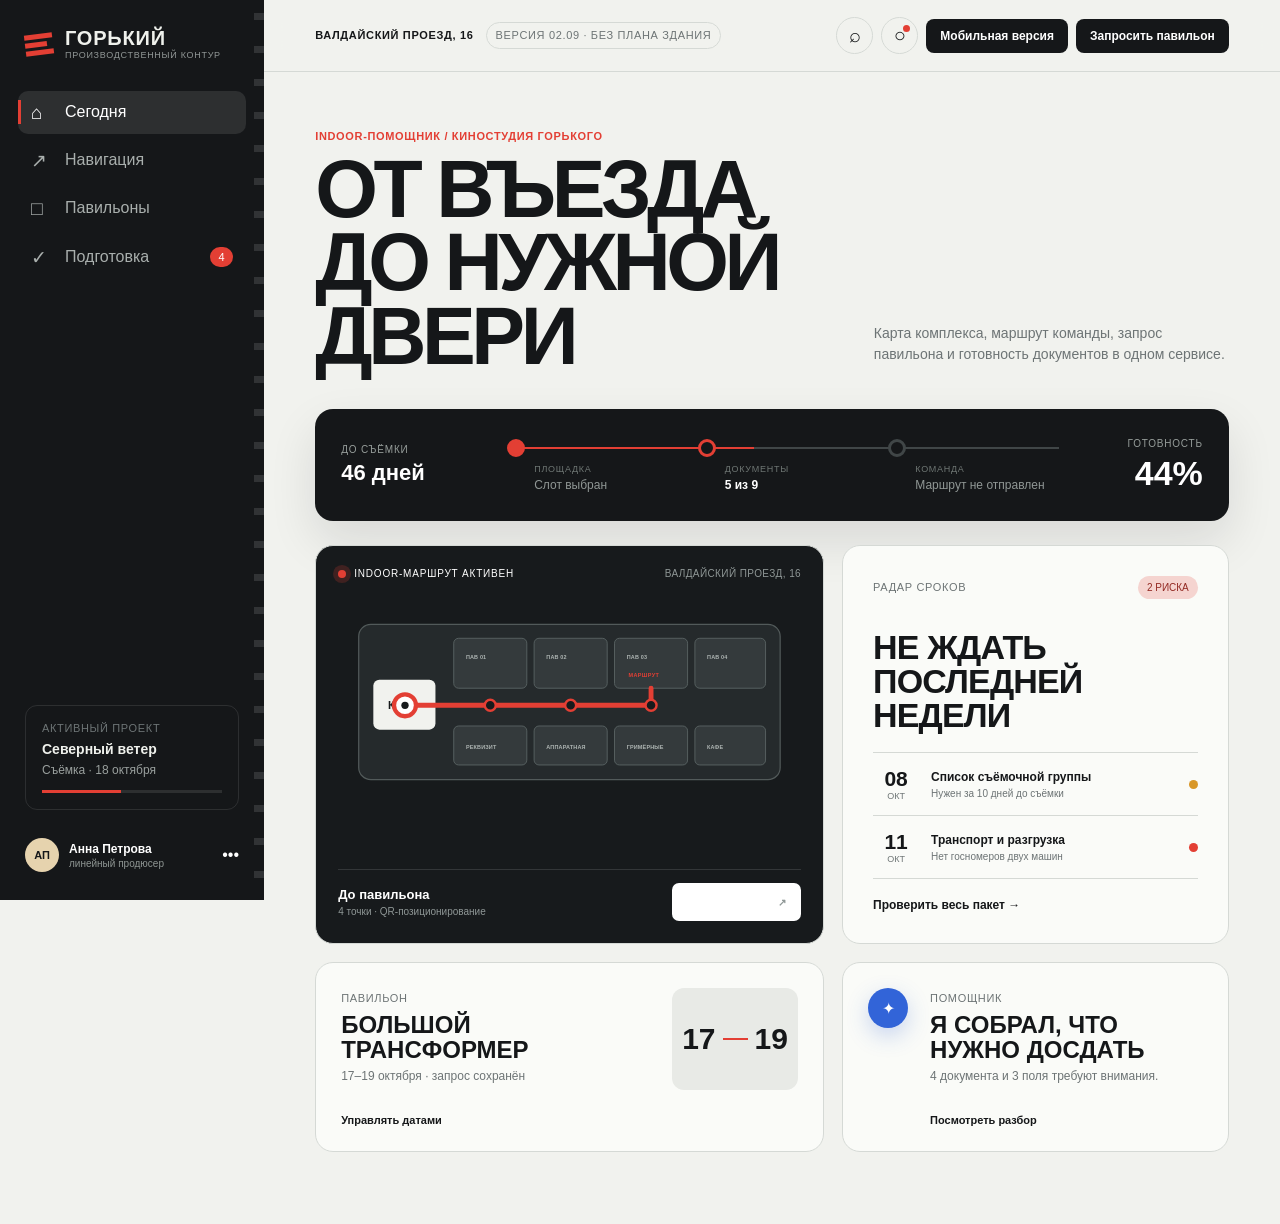
<file: index.html>
<!doctype html>
<html lang="ru">
  <head>
    <meta charset="UTF-8" />
    <meta name="viewport" content="width=device-width, initial-scale=1.0" />
    <meta name="theme-color" content="#151719" />
    <meta name="description" content="Локальный прототип сервиса навигации, бронирования павильонов и подготовки съёмок для Киностудии Горького." />
    <title>Горький Навигатор — прототип</title>
    <link rel="stylesheet" href="styles.css?v=mobile-launch-1" />
  </head>
  <body>
    <div class="app-shell">
      <aside class="sidebar" aria-label="Основная навигация">
        <div class="brand-lockup">
          <span class="brand-mark" aria-hidden="true"><i></i><i></i><i></i></span>
          <span class="brand-copy"><strong>Горький</strong><small>производственный контур</small></span>
        </div>

        <nav class="main-nav">
          <button class="nav-item is-active" data-view-target="today">
            <span class="nav-icon" aria-hidden="true">⌂</span>
            <span>Сегодня</span>
          </button>
          <button class="nav-item" data-view-target="navigation">
            <span class="nav-icon" aria-hidden="true">↗</span>
            <span>Навигация</span>
          </button>
          <button class="nav-item" data-view-target="booking">
            <span class="nav-icon" aria-hidden="true">□</span>
            <span>Павильоны</span>
          </button>
          <button class="nav-item" data-view-target="prep">
            <span class="nav-icon" aria-hidden="true">✓</span>
            <span>Подготовка</span>
            <span class="nav-count" id="navPrepCount">4</span>
          </button>
        </nav>

        <div class="sidebar-spacer"></div>

        <div class="project-mini">
          <span class="eyebrow">Активный проект</span>
          <strong>Северный ветер</strong>
          <span>Съёмка · 18 октября</span>
          <div class="mini-progress"><span id="sidebarProgress"></span></div>
        </div>

        <button class="profile-button" id="profileButton" aria-label="Открыть профиль">
          <span class="avatar">АП</span>
          <span><strong>Анна Петрова</strong><small>линейный продюсер</small></span>
          <span aria-hidden="true">•••</span>
        </button>
      </aside>

      <main class="main-stage">
        <header class="topbar">
          <div>
            <span class="context-label">Валдайский проезд, 16</span>
            <span class="demo-badge">версия 02.09 · без плана здания</span>
          </div>
          <div class="top-actions">
            <button class="icon-button" id="searchButton" aria-label="Поиск">⌕</button>
            <button class="icon-button has-alert" id="notificationButton" aria-label="Уведомления">○</button>
            <a class="primary small mobile-preview-link" href="mobile.html">Мобильная версия</a>
            <button class="primary small" data-view-target="booking">Запросить павильон</button>
          </div>
        </header>

        <section class="view is-active" id="view-today" data-view="today" aria-labelledby="todayTitle">
          <div class="view-intro dashboard-intro">
            <div>
              <span class="kicker">Indoor-помощник / Киностудия Горького</span>
              <h1 id="todayTitle">От въезда<br />до нужной двери</h1>
            </div>
            <p>Карта комплекса, маршрут команды, запрос павильона и готовность документов в одном сервисе.</p>
          </div>

          <div class="production-strip" aria-label="Готовность проекта">
            <div class="strip-time">
              <span>До съёмки</span>
              <strong id="daysToShoot">46 дней</strong>
            </div>
            <div class="strip-track">
              <button class="strip-step is-done" data-view-target="booking">
                <i></i><span><small>Площадка</small>Слот выбран</span>
              </button>
              <button class="strip-step is-current" data-view-target="prep">
                <i></i><span><small>Документы</small><b id="stripDocs">5 из 9</b></span>
              </button>
              <button class="strip-step" data-view-target="navigation">
                <i></i><span><small>Команда</small>Маршрут не отправлен</span>
              </button>
              <div class="track-line"><span id="trackProgress"></span></div>
            </div>
            <div class="readiness-score">
              <span>Готовность</span>
              <strong id="readinessScore">56%</strong>
            </div>
          </div>

          <div class="dashboard-grid">
            <article class="feature-card map-preview-card">
              <div class="preview-map-head">
                <span class="live-label"><i></i> Indoor-маршрут активен</span>
                <span>Валдайский проезд, 16</span>
              </div>
              <svg class="preview-map" viewBox="0 0 760 340" role="img" aria-label="Превью демонстрационной indoor-карты Киностудии Горького">
                <rect class="preview-shell" x="34" y="35" width="692" height="255" rx="20" />
                <g class="preview-rooms">
                  <rect x="190" y="58" width="120" height="82" rx="8" />
                  <rect x="322" y="58" width="120" height="82" rx="8" />
                  <rect x="454" y="58" width="120" height="82" rx="8" />
                  <rect x="586" y="58" width="116" height="82" rx="8" />
                  <rect x="190" y="202" width="120" height="64" rx="8" />
                  <rect x="322" y="202" width="120" height="64" rx="8" />
                  <rect x="454" y="202" width="120" height="64" rx="8" />
                  <rect x="586" y="202" width="116" height="64" rx="8" />
                </g>
                <g class="preview-room-labels">
                  <text x="210" y="92">ПАВ 01</text><text x="342" y="92">ПАВ 02</text>
                  <text x="474" y="92">ПАВ 03</text><text x="606" y="92">ПАВ 04</text>
                  <text x="210" y="239">РЕКВИЗИТ</text><text x="342" y="239">АППАРАТНАЯ</text>
                  <text x="474" y="239">ГРИМЁРНЫЕ</text><text x="606" y="239">КАФЕ</text>
                </g>
                <rect class="preview-entry" x="58" y="126" width="102" height="82" rx="10" />
                <text class="preview-entry-label" x="82" y="174">КПП</text>
                <polyline class="preview-route" points="110,168 250,168 382,168 514,168 514,140" />
                <g class="preview-route-dots"><circle cx="110" cy="168" r="9" /><circle cx="250" cy="168" r="9" /><circle cx="382" cy="168" r="9" /><circle cx="514" cy="168" r="9" /></g>
                <g class="preview-pin" transform="translate(110 168)"><circle r="18" /><circle r="6" /></g>
                <text class="preview-destination" x="477" y="122">МАРШРУТ</text>
              </svg>
              <div class="preview-map-foot">
                <div><strong>До павильона</strong><span>4 точки · QR-позиционирование</span></div>
                <button class="light-button" data-view-target="navigation">Открыть карту <span>↗</span></button>
              </div>
            </article>

            <article class="feature-card deadline-card">
              <div class="card-head">
                <span class="eyebrow">Радар сроков</span>
                <span class="risk-pill">2 риска</span>
              </div>
              <h2>Не ждать последней недели</h2>
              <div class="deadline-list">
                <button class="deadline-item" data-view-target="prep">
                  <span class="date-chip"><b>08</b> окт</span>
                  <span><strong>Список съёмочной группы</strong><small>Нужен за 10 дней до съёмки</small></span>
                  <span class="status-dot warning"></span>
                </button>
                <button class="deadline-item" data-view-target="prep">
                  <span class="date-chip"><b>11</b> окт</span>
                  <span><strong>Транспорт и разгрузка</strong><small>Нет госномеров двух машин</small></span>
                  <span class="status-dot danger"></span>
                </button>
              </div>
              <button class="text-button" data-view-target="prep">Проверить весь пакет <span>→</span></button>
            </article>

            <article class="compact-card booking-summary">
              <div>
                <span class="eyebrow">Павильон</span>
                <h3>Большой трансформер</h3>
                <p>17–19 октября · запрос сохранён</p>
              </div>
              <div class="booking-visual">
                <span>17</span><i></i><span>19</span>
              </div>
              <button class="card-link" data-view-target="booking">Управлять датами</button>
            </article>

            <article class="compact-card assistant-summary">
              <span class="assistant-orb" aria-hidden="true">✦</span>
              <div>
                <span class="eyebrow">Помощник</span>
                <h3>Я собрал, что нужно досдать</h3>
                <p>4 документа и 3 поля требуют внимания.</p>
              </div>
              <button class="card-link" data-view-target="prep">Посмотреть разбор</button>
            </article>
          </div>
        </section>

        <section class="view" id="view-navigation" data-view="navigation" aria-labelledby="navigationTitle">
          <div class="view-intro compact-intro">
            <div>
              <span class="kicker">Маршрут для команды</span>
              <h1 id="navigationTitle">От КПП до двери</h1>
            </div>
            <p>GPS снаружи, QR-якоря внутри. Без обещаний ложной точности.</p>
          </div>

          <div class="route-layout">
            <aside class="route-panel">
              <div class="route-selector">
                <label for="routeDestination">Куда идём</label>
                <select id="routeDestination">
                  <option value="stage">Выбранный павильон · демо</option>
                  <option value="makeup">Гримёрные · демо</option>
                  <option value="cafe">Кафе · демо</option>
                </select>
              </div>

              <a class="map-source-link" href="https://yandex.com/maps/org/kinostudiya_imeni_gorkogo/85763935842/?indoorLevel=1&amp;ll=37.467140%2C55.869698&amp;z=17" target="_blank" rel="noreferrer">Объект Киностудии Горького в Яндекс Картах <span>↗</span></a>

              <div class="position-callout">
                <span class="position-icon">◎</span>
                <div><strong>Старт: КПП</strong><small>Позиция подтверждена QR</small></div>
                <button id="rescanButton">Сканировать</button>
              </div>

              <div class="route-overview">
                <div><span>Режим</span><strong>Пешком</strong></div>
                <div><span>Шагов</span><strong id="routeStepCount">4</strong></div>
                <div><span>Доступ</span><strong>Гость</strong></div>
              </div>

              <ol class="route-steps" id="routeSteps">
                <li class="is-current"><i>1</i><span><strong>Прибыть по адресу</strong><small>Валдайский проезд, 16</small></span></li>
                <li><i>2</i><span><strong>Пройти через свой КПП</strong><small>Точку укажут в приглашении</small></span></li>
                <li><i>3</i><span><strong>Подтвердить вход по QR</strong><small>После согласования плана</small></span></li>
                <li><i>4</i><span><strong>Дойти до павильона</strong><small>Маршрут добавит Киностудия</small></span></li>
              </ol>

              <button class="primary full" id="routeNextButton">Начать маршрут</button>
              <button class="secondary full" id="shareRouteButton">Скопировать ссылку для команды</button>
            </aside>

            <div class="map-stage">
              <div class="map-toolbar">
                <div class="map-identity">
                  <span class="concept-tag">Indoor-карта · демо-слой</span>
                  <span class="plan-source">Комплекс Горького · 10 павильонов</span>
                </div>
                <div class="map-controls" aria-label="Масштаб карты">
                  <button id="mapZoomOut" aria-label="Уменьшить карту">−</button>
                  <span id="mapZoomLabel">100%</span>
                  <button id="mapZoomIn" aria-label="Увеличить карту">+</button>
                </div>
              </div>
              <svg class="floor-map" id="floorMap" viewBox="0 0 960 700" role="img" aria-label="Демонстрационная indoor-карта комплекса Киностудии Горького">
                <defs>
                  <pattern id="mapGrid" width="28" height="28" patternUnits="userSpaceOnUse">
                    <path d="M 28 0 L 0 0 0 28" fill="none" stroke="#dce0dc" stroke-width="1" />
                  </pattern>
                  <filter id="mapShadow" x="-20%" y="-20%" width="140%" height="140%">
                    <feDropShadow dx="0" dy="8" stdDeviation="10" flood-color="#111719" flood-opacity=".12" />
                  </filter>
                </defs>
                <rect width="960" height="700" fill="url(#mapGrid)" />
                <g id="mapViewport">
                  <text class="map-watermark" x="480" y="91" text-anchor="middle">КИНОСТУДИЯ ГОРЬКОГО</text>
                  <text class="map-address" x="480" y="119" text-anchor="middle">ВАЛДАЙСКИЙ ПРОЕЗД, 16 · ДЕМО-СХЕМА ИНТЕРФЕЙСА</text>
                  <rect class="building-shell" x="70" y="145" width="820" height="455" rx="26" />
                  <rect class="main-corridor" x="218" y="314" width="600" height="112" rx="12" />
                  <rect class="entry-zone" x="88" y="286" width="130" height="168" rx="14" />
                  <text class="room-label room-label-large" x="119" y="355">КПП</text>
                  <text class="room-meta" x="119" y="380">ВХОД</text>

                  <g class="map-rooms stage-rooms">
                    <rect x="244" y="170" width="134" height="118" rx="10" />
                    <rect x="392" y="170" width="134" height="118" rx="10" />
                    <rect x="540" y="170" width="134" height="118" rx="10" />
                    <rect x="688" y="170" width="176" height="118" rx="10" />
                  </g>
                  <g class="room-labels">
                    <text x="269" y="218">ПАВ 01</text><text x="417" y="218">ПАВ 02</text>
                    <text x="565" y="218">ПАВ 03</text><text x="713" y="218">ПАВ 04</text>
                  </g>
                  <g class="room-capacities">
                    <text x="269" y="242">СЪЁМОЧНЫЙ</text><text x="417" y="242">СЪЁМОЧНЫЙ</text>
                    <text x="565" y="242">СЪЁМОЧНЫЙ</text><text x="713" y="242">ТРАНСФОРМЕР</text>
                  </g>

                  <g class="map-rooms service-rooms">
                    <rect x="244" y="452" width="134" height="122" rx="10" />
                    <rect x="392" y="452" width="134" height="122" rx="10" />
                    <rect x="540" y="452" width="134" height="122" rx="10" />
                    <rect x="688" y="452" width="176" height="122" rx="10" />
                  </g>
                  <g class="room-labels service-labels">
                    <text x="269" y="503">РЕКВИЗИТ</text><text x="417" y="503">АППАРАТНАЯ</text>
                    <text x="565" y="503">ГРИМЁРНЫЕ</text><text x="713" y="503">КАФЕ</text>
                  </g>
                  <g class="room-capacities">
                    <text x="269" y="527">ХРАНЕНИЕ</text><text x="417" y="527">ТЕХНИКА</text>
                    <text x="565" y="527">КОМАНДА</text><text x="713" y="527">ОТДЫХ</text>
                  </g>

                  <text class="corridor-label" x="474" y="381" text-anchor="middle">ГЛАВНАЯ ГАЛЕРЕЯ</text>
                  <polyline id="routePath" points="150,370 305,370 465,370 607,288 607,235" fill="none" stroke="#e33f34" stroke-width="12" stroke-linecap="round" stroke-linejoin="round" />
                  <g id="routeDots" class="route-dots">
                    <circle cx="150" cy="370" r="13" />
                    <circle cx="305" cy="370" r="13" />
                    <circle cx="465" cy="370" r="13" />
                    <circle cx="607" cy="235" r="13" />
                  </g>
                  <g class="qr-anchor" transform="translate(305 370)"><rect x="-15" y="-15" width="30" height="30" rx="5" /><path d="M-7-7h6v6h-6zm10 0h6v6H3zm-10 10h6v6h-6zm10 1h3v3H3z" /></g>
                  <g id="currentPin" class="current-pin" transform="translate(150 370)">
                    <circle class="pin-pulse" r="31" />
                    <circle class="pin-core" r="21" />
                    <circle class="pin-dot" r="7" />
                  </g>
                  <g class="you-are-here" transform="translate(92 252)">
                    <rect width="118" height="31" rx="15" />
                    <text x="59" y="20" text-anchor="middle">ВЫ ЗДЕСЬ</text>
                  </g>
                  <g class="destination-label" transform="translate(548 133)">
                    <rect width="119" height="29" rx="14" />
                    <text x="59.5" y="19" text-anchor="middle">НАЗНАЧЕНИЕ</text>
                  </g>
                </g>
              </svg>
              <div class="mobile-map-ui">
                <div class="mobile-map-search">
                  <span class="mobile-search-icon" aria-hidden="true">⌕</span>
                  <button class="mobile-destination-trigger" id="mobileDestinationButton"><small>Куда идём</small><strong id="mobileDestinationTitle">Павильон 03</strong></button>
                  <button data-view-target="today" aria-label="Закрыть карту">×</button>
                </div>
                <button class="mobile-floor-chip" id="mobileFloorButton" aria-label="Выбрать этаж"><span>1</span> этаж <b>⌄</b></button>
              </div>
              <button class="mobile-locate-button" id="mobileLocateButton" aria-label="Показать моё местоположение">◎</button>
              <svg class="mobile-floor-map" id="mobileFloorMap" viewBox="0 0 390 620" role="img" aria-label="Мобильная демонстрационная indoor-карта комплекса Киностудии Горького">
                <rect class="mobile-map-bg" width="390" height="620" />
                <path class="mobile-road" d="M-30 67L420 7L430 76L-20 136Z" />
                <path class="mobile-sidewalk" d="M-20 143L424 84" />
                <text class="mobile-road-label" x="202" y="72" text-anchor="middle" transform="rotate(-8 202 72)">ВАЛДАЙСКИЙ ПРОЕЗД</text>
                <g class="mobile-trees">
                  <circle cx="29" cy="178" r="10" /><circle cx="357" cy="161" r="12" />
                  <circle cx="29" cy="405" r="12" /><circle cx="358" cy="468" r="10" />
                </g>
                <text class="mobile-demo-label" x="24" y="116">ДЕМО-КАРТА · УРОВЕНЬ 1</text>

                <path class="mobile-building-shadow" d="M47 147H342V484H307V557H113V518H47Z" />
                <path class="mobile-building-shell" d="M41 140H336V477H301V550H107V511H41Z" />

                <g class="mobile-map-rooms">
                  <path d="M54 153H176V286H54Z" />
                  <path d="M189 153H323V286H189Z" />
                  <path d="M54 299H139V387H54Z" />
                  <path d="M54 400H139V498H54Z" />
                  <path d="M248 299H323V387H248Z" />
                  <path d="M248 400H323V464H248Z" />
                  <path d="M120 477H190V537H120Z" />
                  <path d="M203 477H288V537H203Z" />
                </g>
                <path class="mobile-corridor" d="M139 299H248V464H301V477H203V537H190V477H139Z" />
                <path class="mobile-cross-corridor" d="M176 260H189V299H323V318H248V337H139V318H54V299H176Z" />

                <g class="mobile-room-labels">
                  <text x="72" y="196">ПАВИЛЬОН 01</text><text x="207" y="196">ПАВИЛЬОН 03</text>
                  <text x="72" y="332">РЕКВИЗИТ</text><text x="72" y="434">ГРИМЁРНЫЕ</text>
                  <text x="263" y="332">АППАРАТНАЯ</text><text x="263" y="432">КАФЕ</text>
                  <text x="132" y="508">ОХРАНА</text><text x="218" y="508">РЕСЕПШЕН</text>
                </g>
                <g class="mobile-room-meta">
                  <text x="72" y="215">СЪЁМОЧНЫЙ</text><text x="207" y="215">СЪЁМОЧНЫЙ</text>
                  <text x="72" y="350">ХРАНЕНИЕ</text><text x="72" y="452">КОМАНДА</text>
                  <text x="263" y="350">ТЕХНИКА</text><text x="263" y="450">ОТДЫХ</text>
                </g>

                <g class="mobile-doors">
                  <path d="M176 281v18M189 281v18M139 329h18M230 329h18M139 430h18M230 430h18M190 477v17M203 477v17" />
                </g>
                <text class="mobile-corridor-label" x="193" y="396" text-anchor="middle" transform="rotate(-90 193 396)">ГЛАВНАЯ ГАЛЕРЕЯ</text>
                <path class="mobile-entrance-path" d="M195 593V550" />
                <text class="mobile-entry-label" x="195" y="610" text-anchor="middle">ГЛАВНЫЙ ВХОД</text>

                <polyline id="mobileRoutePath" class="mobile-route-path" points="195,566 195,508 195,396 195,309 256,309 256,226" />
                <g id="mobileRouteDots" class="mobile-route-dots">
                  <circle cx="195" cy="566" r="9" />
                  <circle cx="195" cy="508" r="9" />
                  <circle cx="195" cy="396" r="9" />
                  <circle cx="256" cy="226" r="9" />
                </g>
                <g class="mobile-qr-anchor" transform="translate(195 396)">
                  <rect x="-12" y="-12" width="24" height="24" rx="5" />
                  <path d="M-6-6h5v5h-5zm8 0h5v5H2zm-8 8h5v5h-5zm8 1h3v3H2z" />
                </g>
                <g id="mobileCurrentPin" class="mobile-current-pin" transform="translate(195 566)">
                  <circle class="mobile-pin-pulse" r="24" />
                  <circle class="mobile-pin-core" r="16" />
                  <circle class="mobile-pin-dot" r="6" />
                </g>
                <g class="mobile-destination-pin" id="mobileDestinationPin" transform="translate(256 226)">
                  <path d="M0-19c-11 0-19 8-19 19 0 14 19 31 19 31S19 14 19 0C19-11 11-19 0-19Z" />
                  <circle r="6" />
                </g>
              </svg>
              <div class="map-legend">
                <span><i class="legend-line"></i> активный маршрут</span>
                <span><i class="legend-qr"></i> QR-якорь</span>
                <span><i class="legend-room"></i> помещение</span>
                <strong>Геометрия демонстрационная · заменяется утверждённым планом</strong>
              </div>
            </div>
          </div>
        </section>

        <section class="view" id="view-booking" data-view="booking" aria-labelledby="bookingTitle">
          <div class="view-intro compact-intro">
            <div>
              <span class="kicker">Каталог площадок</span>
              <h1 id="bookingTitle">Павильон под задачу</h1>
            </div>
            <p>Проверка дат, технических требований и готовности документов — в одном запросе.</p>
          </div>

          <div class="booking-grid">
            <div class="pavilion-catalog">
              <div class="catalog-toolbar">
                <div class="filter-pills" role="group" aria-label="Фильтр павильонов">
                  <button class="is-active" data-pavilion-filter="all">Все</button>
                  <button data-pavilion-filter="transformer">Трансформеры</button>
                  <button data-pavilion-filter="virtual">Виртуальный</button>
                </div>
                <span>Демонстрационный каталог</span>
              </div>

              <div class="pavilion-list" id="pavilionList">
                <button class="pavilion-card is-selected" data-pavilion="Большой трансформер" data-type="transformer">
                  <img src="assets/pavilion-03.webp" alt="Декорация и съёмочная камера в павильоне" />
                  <span class="photo-credit">Фото: Киностудия Горького</span>
                  <span class="availability available">Есть окна</span>
                  <span class="pavilion-card-copy"><small>Демонстрационная категория</small><strong>Большой трансформер</strong><em>Декорации · массовка · сложный свет</em></span>
                </button>
                <button class="pavilion-card" data-pavilion="Виртуальная студия" data-type="virtual">
                  <img src="assets/pavilion-02.webp" alt="Виртуальная студия с большим LED-экраном" />
                  <span class="photo-credit">Фото: Киностудия Горького</span>
                  <span class="availability limited">По согласованию</span>
                  <span class="pavilion-card-copy"><small>Виртуальная студия · демо</small><strong>LED-сцена</strong><em>Virtual production · previsualization</em></span>
                </button>
                <button class="pavilion-card" data-pavilion="Средний трансформер" data-type="transformer">
                  <img src="assets/pavilion-01.webp" alt="Монитор на съёмочной площадке" />
                  <span class="photo-credit">Фото: Киностудия Горького</span>
                  <span class="availability available">Есть окна</span>
                  <span class="pavilion-card-copy"><small>Демонстрационная категория</small><strong>Средний трансформер</strong><em>Предметная сцена · хромакей · диалоги</em></span>
                </button>
              </div>
            </div>

            <aside class="booking-builder">
              <div class="builder-head">
                <span class="eyebrow">Запрос на бронирование</span>
                <h2 id="selectedPavilionName">Большой трансформер</h2>
                <p>Выберите предполагаемые даты. Студия подтвердит слот после проверки задачи.</p>
              </div>
              <div class="calendar-head">
                <button id="previousMonth" aria-label="Предыдущий месяц">←</button>
                <strong id="calendarMonth">Октябрь 2026</strong>
                <button id="nextMonth" aria-label="Следующий месяц">→</button>
              </div>
              <div class="calendar-weekdays"><span>Пн</span><span>Вт</span><span>Ср</span><span>Чт</span><span>Пт</span><span>Сб</span><span>Вс</span></div>
              <div class="calendar-grid" id="calendarGrid"></div>
              <div class="calendar-legend"><span><i class="free"></i> свободно</span><span><i class="busy"></i> занято</span><span><i class="selected"></i> выбрано</span></div>

              <div class="booking-result" id="bookingResult">
                <div><span>Даты</span><strong id="selectedDatesText">Выберите даты</strong></div>
                <div><span>Расчёт</span><strong>После уточнения задачи</strong></div>
              </div>
              <button class="primary full" id="bookingRequestButton" disabled>Сформировать запрос</button>
              <p class="privacy-note">Это локальный прототип: запрос никуда не отправляется.</p>
            </aside>
          </div>
        </section>

        <section class="view" id="view-prep" data-view="prep" aria-labelledby="prepTitle">
          <div class="view-intro compact-intro">
            <div>
              <span class="kicker">Пакет съёмки / Северный ветер</span>
              <h1 id="prepTitle">Правильно, полностью, в срок</h1>
            </div>
            <p>Помощник превращает требования студии в понятные задачи для каждого участника.</p>
          </div>

          <div class="prep-layout">
            <div class="prep-main">
              <div class="prep-scorecard">
                <div class="score-ring" id="scoreRing"><span id="prepScore">56%</span><small>готово</small></div>
                <div class="score-copy">
                  <span class="eyebrow">Контроль комплекта</span>
                  <h2>До передачи на проверку — 4 шага</h2>
                  <p id="prepSummary">5 из 9 требований закрыты или находятся на проверке.</p>
                </div>
                <button class="secondary" id="packageButton">Собрать пакет</button>
              </div>

              <div class="checklist-toolbar">
                <div class="filter-pills" role="group" aria-label="Фильтр документов">
                  <button class="is-active" data-doc-filter="all">Все</button>
                  <button data-doc-filter="todo">Нужно сделать</button>
                  <button data-doc-filter="review">На проверке</button>
                  <button data-doc-filter="done">Готово</button>
                </div>
                <button class="text-button" id="addRequirementButton">+ Добавить требование</button>
              </div>

              <div class="requirement-list" id="requirementList">
                <article class="requirement-row" data-doc-status="done">
                  <button class="status-check is-done" aria-label="Изменить статус"></button>
                  <div class="requirement-copy"><span class="category">Договор</span><strong>Заявка на аренду павильона</strong><small>Версия 3 · обновлено сегодня</small></div>
                  <span class="owner-chip">АП</span><span class="date-status done">Готово</span><button class="row-menu" aria-label="Меню требования">•••</button>
                </article>
                <article class="requirement-row" data-doc-status="done">
                  <button class="status-check is-done" aria-label="Изменить статус"></button>
                  <div class="requirement-copy"><span class="category">Проект</span><strong>Сценарная заявка и синопсис</strong><small>PDF · 14 страниц</small></div>
                  <span class="owner-chip">МК</span><span class="date-status done">Готово</span><button class="row-menu" aria-label="Меню требования">•••</button>
                </article>
                <article class="requirement-row" data-doc-status="review">
                  <button class="status-check is-review" aria-label="Изменить статус"></button>
                  <div class="requirement-copy"><span class="category">Техника</span><strong>Технический райдер</strong><small>Есть замечание по электропитанию</small></div>
                  <span class="owner-chip">ДС</span><span class="date-status review">На проверке</span><button class="row-menu" aria-label="Меню требования">•••</button>
                </article>
                <article class="requirement-row" data-doc-status="review">
                  <button class="status-check is-review" aria-label="Изменить статус"></button>
                  <div class="requirement-copy"><span class="category">Безопасность</span><strong>План работ в павильоне</strong><small>Проверяется службой площадки</small></div>
                  <span class="owner-chip">ИВ</span><span class="date-status review">На проверке</span><button class="row-menu" aria-label="Меню требования">•••</button>
                </article>
                <article class="requirement-row" data-doc-status="done">
                  <button class="status-check is-done" aria-label="Изменить статус"></button>
                  <div class="requirement-copy"><span class="category">Юридическое</span><strong>Страховые документы</strong><small>Действуют до 31 декабря</small></div>
                  <span class="owner-chip">АП</span><span class="date-status done">Готово</span><button class="row-menu" aria-label="Меню требования">•••</button>
                </article>
                <article class="requirement-row" data-doc-status="todo">
                  <button class="status-check" aria-label="Изменить статус"></button>
                  <div class="requirement-copy"><span class="category">Доступ</span><strong>Список съёмочной группы</strong><small>Нужны паспортные данные 12 участников</small></div>
                  <span class="owner-chip">ЕЛ</span><span class="date-status urgent">До 8 окт</span><button class="row-menu" aria-label="Меню требования">•••</button>
                </article>
                <article class="requirement-row" data-doc-status="todo">
                  <button class="status-check" aria-label="Изменить статус"></button>
                  <div class="requirement-copy"><span class="category">Транспорт</span><strong>Список машин и окно разгрузки</strong><small>Не хватает двух госномеров</small></div>
                  <span class="owner-chip">ЕЛ</span><span class="date-status urgent">До 11 окт</span><button class="row-menu" aria-label="Меню требования">•••</button>
                </article>
                <article class="requirement-row" data-doc-status="todo">
                  <button class="status-check" aria-label="Изменить статус"></button>
                  <div class="requirement-copy"><span class="category">Команда</span><strong>Инструктаж и правила площадки</strong><small>Не подтверждено 8 участниками</small></div>
                  <span class="owner-chip">АП</span><span class="date-status">До 15 окт</span><button class="row-menu" aria-label="Меню требования">•••</button>
                </article>
                <article class="requirement-row" data-doc-status="todo">
                  <button class="status-check" aria-label="Изменить статус"></button>
                  <div class="requirement-copy"><span class="category">Маршрут</span><strong>Ссылка для съёмочной группы</strong><small>КПП → павильон → гримёрные</small></div>
                  <span class="owner-chip">АП</span><span class="date-status">До 16 окт</span><button class="row-menu" aria-label="Меню требования">•••</button>
                </article>
              </div>
            </div>

            <aside class="prep-assistant">
              <div class="assistant-head">
                <span class="assistant-orb large" aria-hidden="true">✦</span>
                <div><span class="eyebrow">Помощник подготовки</span><h2>Что проверить?</h2></div>
              </div>
              <p class="assistant-lead">Сверяю пакет со сроками съёмки и требованиями площадки.</p>
              <div class="assistant-prompts">
                <button data-assistant-query="risk">Что сейчас под угрозой?</button>
                <button data-assistant-query="missing">Каких данных не хватает?</button>
                <button data-assistant-query="plan">Составь план до съёмки</button>
              </div>
              <div class="assistant-answer" id="assistantAnswer">
                <span>Последняя проверка · сейчас</span>
                <p>Два ближайших риска: список группы и номера транспорта. Начните с них — они влияют на доступ на площадку.</p>
              </div>
              <div class="assistant-input">
                <input id="assistantInput" type="text" placeholder="Спросите о подготовке…" aria-label="Вопрос помощнику" />
                <button id="assistantSend" aria-label="Отправить вопрос">↑</button>
              </div>
              <p class="privacy-note">Ответы в прототипе формируются локально по демонстрационному чек-листу.</p>
            </aside>
          </div>
        </section>
      </main>
    </div>

    <nav class="mobile-nav" aria-label="Мобильная навигация">
      <button class="is-active" data-view-target="today"><span>⌂</span>Сегодня</button>
      <button data-view-target="navigation"><span>↗</span>Маршрут</button>
      <button data-view-target="booking"><span>□</span>Павильоны</button>
      <button data-view-target="prep"><span>✓</span>Подготовка</button>
    </nav>

    <div class="modal-backdrop" id="modalBackdrop" hidden>
      <section class="modal" role="dialog" aria-modal="true" aria-labelledby="modalTitle">
        <button class="modal-close" id="modalClose" aria-label="Закрыть">×</button>
        <div id="modalContent"></div>
      </section>
    </div>

    <div class="toast" id="toast" role="status" aria-live="polite"></div>

    <script src="app.js?v=mobile-launch-1"></script>
  </body>
</html>
</file>
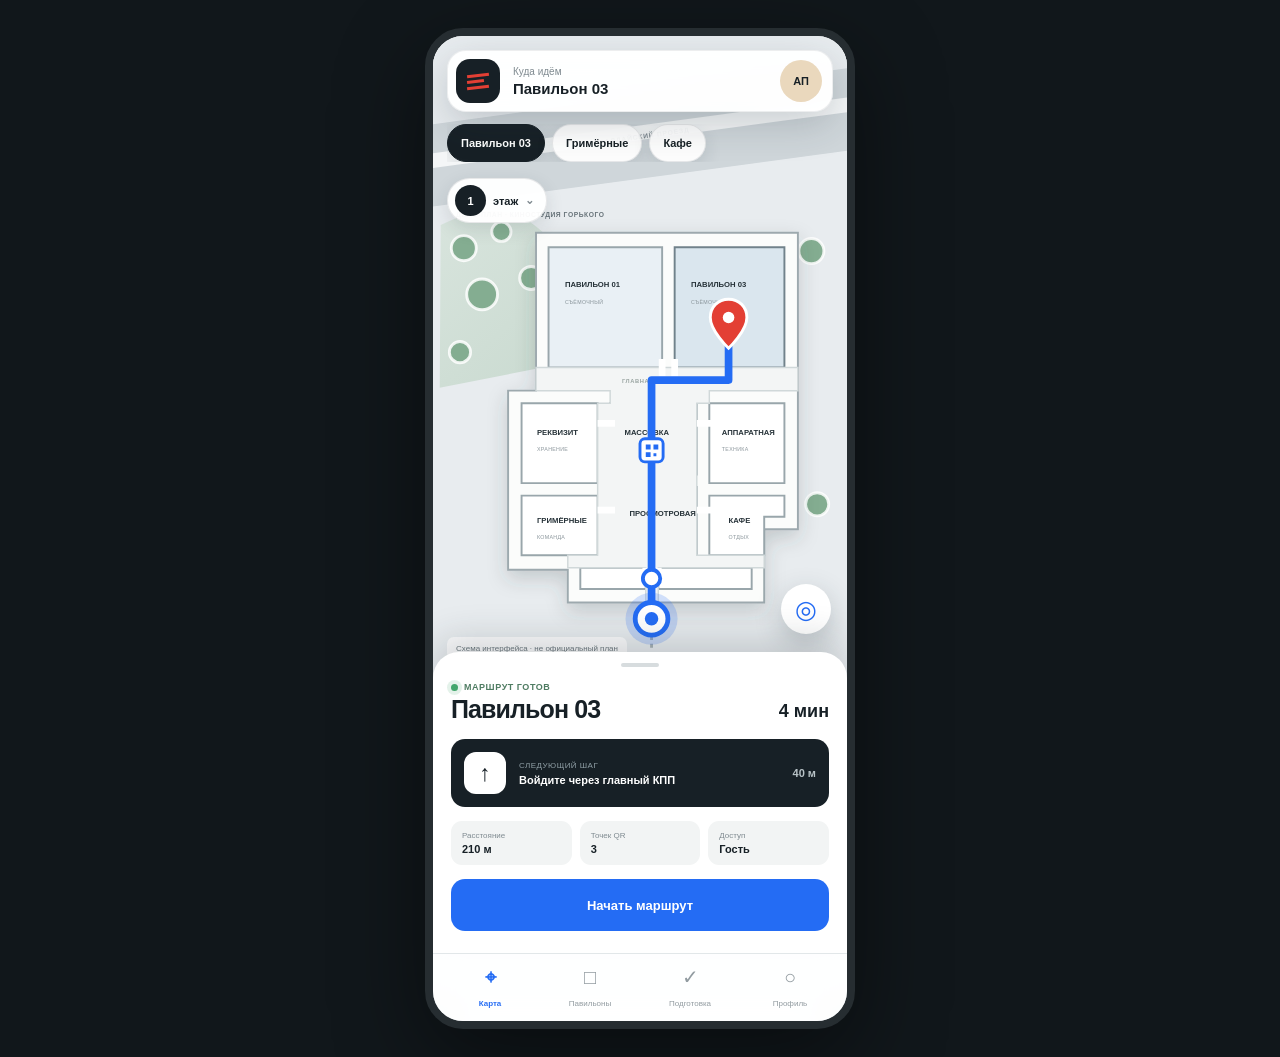
<file: mobile.html>
<!doctype html>
<html lang="ru">
  <head>
    <meta charset="UTF-8" />
    <meta name="viewport" content="width=device-width, initial-scale=1, viewport-fit=cover" />
    <meta name="theme-color" content="#e8ecef" />
    <meta name="description" content="Мобильный прототип indoor-навигации по комплексу Киностудии Горького" />
    <title>Горький Indoor — мобильный прототип</title>
    <link rel="stylesheet" href="mobile.css?v=mobile-app-1" />
  </head>
  <body>
    <div class="phone-shell">
      <main class="map-screen">
        <header class="search-bar">
          <a class="brand-button" href="index.html?desktop=1" aria-label="Вернуться к полной версии"><span></span><span></span><span></span></a>
          <button class="destination-search" id="destinationSearch">
            <small>Куда идём</small>
            <strong id="searchDestination">Павильон 03</strong>
          </button>
          <button class="profile-button-mobile" aria-label="Профиль">АП</button>
        </header>

        <div class="route-pills" aria-label="Популярные назначения">
          <button class="is-active" data-mobile-route="stage">Павильон 03</button>
          <button data-mobile-route="makeup">Гримёрные</button>
          <button data-mobile-route="cafe">Кафе</button>
        </div>

        <button class="floor-control" id="floorControl"><b>1</b><span>этаж</span><i>⌄</i></button>
        <button class="locate-control" id="locateControl" aria-label="Вернуться к моей позиции">◎</button>

        <svg class="venue-map" viewBox="0 0 430 640" role="img" aria-label="Демонстрационная indoor-карта Киностудии Горького">
          <defs>
            <filter id="buildingShadow" x="-20%" y="-20%" width="140%" height="150%">
              <feDropShadow dx="0" dy="8" stdDeviation="10" flood-color="#334149" flood-opacity=".2" />
            </filter>
            <linearGradient id="parkGradient" x1="0" y1="0" x2="1" y2="1">
              <stop offset="0" stop-color="#d8e4dd" />
              <stop offset="1" stop-color="#c6d8cd" />
            </linearGradient>
          </defs>

          <rect width="430" height="640" fill="#e8ecef" />
          <path class="road" d="M-35 84L454 18L466 102L-24 168Z" />
          <path class="road-marking" d="M-22 120L446 57" />
          <text class="road-name" x="220" y="94" text-anchor="middle" transform="rotate(-8 220 94)">ВАЛДАЙСКИЙ ПРОЕЗД</text>
          <path class="green-zone" d="M8 184C65 156 104 170 132 214S181 277 205 314L7 353Z" />
          <g class="trees">
            <circle cx="32" cy="208" r="13" /><circle cx="71" cy="191" r="10" />
            <circle cx="51" cy="256" r="16" /><circle cx="102" cy="239" r="12" />
            <circle cx="28" cy="316" r="11" /><circle cx="393" cy="211" r="13" />
            <circle cx="399" cy="474" r="12" />
          </g>
          <text class="demo-label" x="24" y="176">ДЕМО-ПЛАН · КИНОСТУДИЯ ГОРЬКОГО</text>

          <path class="building" filter="url(#buildingShadow)" d="M107 192H379V500H344V576H140V542H78V356H107Z" />
          <g class="rooms">
            <path class="stage-room" d="M120 207H238V332H120Z" />
            <path class="stage-room selected-room" id="stageRoom" d="M251 207H365V332H251Z" />
            <path d="M92 369H171V452H92Z" />
            <path d="M92 465H171V527H92Z" />
            <path d="M287 369H365V452H287Z" />
            <path d="M287 465H365V487H344V527H287Z" />
            <path d="M184 369H274V443H184Z" />
            <path d="M184 456H274V527H184Z" />
            <path d="M153 540H221V562H153Z" />
            <path d="M234 540H331V562H234Z" />
          </g>

          <path class="corridor" d="M107 332H379V356H287V369H274V527H344V540H234V576H221V540H140V527H171V369H184V356H107Z" />
          <g class="doors">
            <path d="M238 323v18M251 323v18M171 390h18M274 390h18M171 480h18M274 480h18M221 540v18M234 540v18" />
          </g>

          <g class="room-names">
            <text x="137" y="248">ПАВИЛЬОН 01</text>
            <text x="268" y="248">ПАВИЛЬОН 03</text>
            <text x="108" y="402">РЕКВИЗИТ</text>
            <text x="108" y="493">ГРИМЁРНЫЕ</text>
            <text x="300" y="402">АППАРАТНАЯ</text>
            <text x="307" y="493">КАФЕ</text>
            <text x="199" y="402">МАССОВКА</text>
            <text x="204" y="486">ПРОСМОТРОВАЯ</text>
          </g>
          <g class="room-types">
            <text x="137" y="266">СЪЁМОЧНЫЙ</text><text x="268" y="266">СЪЁМОЧНЫЙ</text>
            <text x="108" y="419">ХРАНЕНИЕ</text><text x="108" y="510">КОМАНДА</text>
            <text x="300" y="419">ТЕХНИКА</text><text x="307" y="510">ОТДЫХ</text>
          </g>

          <text class="corridor-name" x="230" y="348" text-anchor="middle">ГЛАВНАЯ ГАЛЕРЕЯ</text>
          <path class="entrance-guide" d="M227 623V577" />
          <text class="entrance-name" x="227" y="635" text-anchor="middle">ГЛАВНЫЙ ВХОД</text>

          <polyline id="activeRoutePath" class="active-route" points="227,593 227,551 227,492 227,418 227,345 307,345 307,281" />
          <g id="activeRouteDots" class="route-dots-mobile">
            <circle cx="227" cy="593" r="9" /><circle cx="227" cy="551" r="9" />
            <circle cx="227" cy="418" r="9" /><circle cx="307" cy="281" r="9" />
          </g>
          <g class="qr-marker" transform="translate(227 418)">
            <rect x="-12" y="-12" width="24" height="24" rx="5" />
            <path d="M-6-6h5v5h-5zm8 0h5v5H2zm-8 8h5v5h-5zm8 1h3v3H2z" />
          </g>
          <g id="userPosition" class="user-position" transform="translate(227 593)">
            <circle class="accuracy-ring" r="27" />
            <circle class="position-ring" r="17" />
            <circle class="position-dot" r="7" />
          </g>
          <g id="destinationPin" class="destination-pin-mobile" transform="translate(307 281)">
            <path d="M0-20c-11 0-19 8-19 19 0 14 19 32 19 32S19 13 19-1C19-12 11-20 0-20Z" />
            <circle cy="-1" r="6" />
          </g>
        </svg>

        <div class="map-credit">Схема интерфейса · не официальный план</div>
      </main>

      <section class="route-sheet" aria-live="polite">
        <div class="sheet-handle"></div>
        <div class="route-title-row">
          <div>
            <span class="route-status"><i></i> маршрут готов</span>
            <h1 id="sheetDestination">Павильон 03</h1>
          </div>
          <strong id="routeEta">4 мин</strong>
        </div>
        <div class="next-step-card">
          <span class="turn-icon" id="turnIcon">↑</span>
          <div><small>Следующий шаг</small><strong id="nextInstruction">Войдите через главный КПП</strong></div>
          <b id="stepDistance">40 м</b>
        </div>
        <div class="route-meta">
          <span><small>Расстояние</small><strong id="routeDistance">210 м</strong></span>
          <span><small>Точек QR</small><strong>3</strong></span>
          <span><small>Доступ</small><strong>Гость</strong></span>
        </div>
        <button class="start-route-button" id="startRouteButton">Начать маршрут</button>
      </section>

      <nav class="mobile-app-nav" aria-label="Разделы мобильного приложения">
        <button class="is-active"><span>⌖</span>Карта</button>
        <button data-mobile-toast="Запрос павильона откроется в полной версии"><span>□</span>Павильоны</button>
        <button data-mobile-toast="Чек-лист подготовки откроется в полной версии"><span>✓</span>Подготовка</button>
        <button data-mobile-toast="Профиль проекта демонстрационный"><span>○</span>Профиль</button>
      </nav>
      <div class="mobile-toast" id="mobileToast" role="status" aria-live="polite"></div>
    </div>
    <script src="mobile.js?v=mobile-app-1"></script>
  </body>
</html>
</file>
<file: styles.css>
:root {
  --ink: #151719;
  --paper: #f1f2ee;
  --surface: #fafbf8;
  --line: #d5d9d5;
  --muted: #6d7475;
  --rec: #e33f34;
  --signal: #3264d8;
  --success: #2e7459;
  --warning: #b47717;
  --display: Helvetica, "Helvetica Neue", Arial, sans-serif;
  --body: Helvetica, "Helvetica Neue", Arial, sans-serif;
  --utility: Helvetica, "Helvetica Neue", Arial, sans-serif;
  --radius: 18px;
  --shadow: 0 20px 48px rgba(18, 22, 24, 0.11);
}

* { box-sizing: border-box; }

html { background: var(--ink); }

body {
  margin: 0;
  color: var(--ink);
  background: var(--paper);
  font-family: var(--body);
  -webkit-font-smoothing: antialiased;
}

button, input, select { font: inherit; }
button { color: inherit; }
button, select { cursor: pointer; }

button:focus-visible, input:focus-visible, select:focus-visible {
  outline: 3px solid rgba(50, 100, 216, 0.35);
  outline-offset: 3px;
}

.app-shell { min-height: 100vh; display: grid; grid-template-columns: 264px minmax(0, 1fr); }

.sidebar {
  position: fixed;
  inset: 0 auto 0 0;
  z-index: 20;
  width: 264px;
  display: flex;
  flex-direction: column;
  padding: 24px 18px 18px;
  color: #eff1ec;
  background: var(--ink);
}

.sidebar::after {
  content: "";
  position: absolute;
  inset: 0 0 0 auto;
  width: 10px;
  background: repeating-linear-gradient(to bottom, transparent 0 13px, rgba(255,255,255,.12) 13px 20px, transparent 20px 33px);
}

.brand-lockup { display: flex; align-items: center; gap: 12px; padding: 4px 7px 30px; }
.brand-mark { display: grid; gap: 3px; transform: rotate(-7deg); }
.brand-mark i { width: 28px; height: 5px; display: block; background: var(--rec); }
.brand-mark i:nth-child(2) { width: 22px; }
.brand-copy { display: grid; gap: 2px; }
.brand-copy strong { font: 800 20px/1 var(--display); text-transform: uppercase; letter-spacing: .04em; }
.brand-copy small { color: #919796; font: 9px/1.2 var(--utility); text-transform: uppercase; letter-spacing: .08em; }

.main-nav { display: grid; gap: 5px; }
.nav-item {
  position: relative;
  width: 100%;
  border: 0;
  border-radius: 10px;
  padding: 12px 13px;
  display: grid;
  grid-template-columns: 24px 1fr auto;
  align-items: center;
  gap: 10px;
  color: #a9afad;
  background: transparent;
  text-align: left;
  transition: background .18s ease, color .18s ease, transform .18s ease;
}
.nav-item:hover { background: rgba(255,255,255,.06); color: #fff; transform: translateX(2px); }
.nav-item.is-active { color: #fff; background: rgba(255,255,255,.1); }
.nav-item.is-active::before { content: ""; position: absolute; left: 0; width: 3px; height: 24px; background: var(--rec); }
.nav-icon { font: 19px/1 var(--utility); }
.nav-count { min-width: 23px; padding: 2px 6px; border-radius: 20px; color: white; background: var(--rec); font: 11px/1.5 var(--utility); text-align: center; }
.sidebar-spacer { flex: 1; }

.project-mini { margin: 10px 7px 18px; padding: 16px; border: 1px solid rgba(255,255,255,.1); border-radius: 12px; display: grid; gap: 6px; }
.project-mini strong { font-size: 14px; }
.project-mini > span:not(.eyebrow) { color: #9aa09e; font-size: 12px; }
.mini-progress { height: 3px; margin-top: 7px; overflow: hidden; background: rgba(255,255,255,.1); }
.mini-progress span { display: block; width: 56%; height: 100%; background: var(--rec); transition: width .3s ease; }

.profile-button { border: 0; padding: 10px 7px; display: grid; grid-template-columns: 34px 1fr auto; gap: 10px; align-items: center; color: white; background: transparent; text-align: left; }
.profile-button:hover { background: rgba(255,255,255,.05); border-radius: 10px; }
.profile-button > span:nth-child(2) { display: grid; gap: 2px; }
.profile-button strong { font-size: 12px; }
.profile-button small { color: #8f9693; font-size: 10px; }
.avatar { width: 34px; height: 34px; border-radius: 50%; display: grid; place-items: center; color: var(--ink); background: #e6d3ae; font: 700 11px var(--utility); }

.main-stage { grid-column: 2; min-width: 0; }
.topbar { height: 72px; padding: 0 clamp(24px, 4vw, 64px); display: flex; align-items: center; justify-content: space-between; border-bottom: 1px solid var(--line); background: rgba(241,242,238,.92); backdrop-filter: blur(14px); position: sticky; top: 0; z-index: 15; }
.topbar > div { display: flex; align-items: center; gap: 12px; }
.context-label, .demo-badge, .kicker, .eyebrow { font: 11px/1.2 var(--utility); letter-spacing: .06em; text-transform: uppercase; }
.context-label { font-weight: 700; }
.demo-badge { padding: 6px 9px; border: 1px solid var(--line); border-radius: 20px; color: var(--muted); }
.top-actions { gap: 8px !important; }
.icon-button { width: 37px; height: 37px; border: 1px solid var(--line); border-radius: 50%; background: transparent; font-size: 20px; }
.icon-button:hover { background: white; }
.icon-button.has-alert { position: relative; }
.icon-button.has-alert::after { content: ""; position: absolute; top: 5px; right: 5px; width: 7px; height: 7px; border: 2px solid var(--paper); border-radius: 50%; background: var(--rec); }

.primary, .secondary, .light-button, .text-button, .card-link {
  border: 0;
  transition: transform .18s ease, background .18s ease, color .18s ease;
}
.primary { padding: 13px 18px; border-radius: 8px; color: #fff; background: var(--ink); font-weight: 700; }
.primary:hover:not(:disabled) { background: var(--rec); transform: translateY(-1px); }
.primary:disabled { opacity: .35; cursor: not-allowed; }
.primary.small { padding: 10px 14px; font-size: 12px; }
.mobile-preview-link { display: inline-flex; align-items: center; text-decoration: none; }
.secondary { padding: 12px 16px; border: 1px solid var(--line); border-radius: 8px; background: white; font-weight: 700; }
.secondary:hover { border-color: var(--ink); }
.full { width: 100%; }
.text-button, .card-link { padding: 0; background: transparent; font-weight: 700; }
.text-button:hover, .card-link:hover { color: var(--rec); }

.view { display: none; padding: 54px clamp(24px, 4vw, 64px) 72px; animation: viewIn .35s ease both; }
.view.is-active { display: block; }
@keyframes viewIn { from { opacity: 0; transform: translateY(6px); } to { opacity: 1; transform: translateY(0); } }

.view-intro { display: flex; align-items: end; justify-content: space-between; gap: 48px; margin-bottom: 36px; }
.view-intro h1 { margin: 9px 0 0; max-width: 800px; font: 800 clamp(46px, 6.3vw, 84px)/.91 var(--display); letter-spacing: -.055em; text-transform: uppercase; }
.view-intro > p { max-width: 355px; margin: 0 0 7px; color: var(--muted); font-size: 14px; line-height: 1.55; }
.compact-intro h1 { font-size: clamp(42px, 5.2vw, 68px); }
.kicker { color: var(--rec); font-weight: 700; }
.eyebrow { color: var(--muted); }

.production-strip { margin-bottom: 24px; min-height: 112px; padding: 22px 26px; display: grid; grid-template-columns: 140px 1fr 110px; align-items: center; gap: 26px; border-radius: var(--radius); color: white; background: var(--ink); box-shadow: var(--shadow); }
.strip-time, .readiness-score { display: grid; gap: 5px; }
.strip-time span, .readiness-score span { color: #969d9a; font: 10px var(--utility); text-transform: uppercase; letter-spacing: .08em; }
.strip-time strong { font: 700 22px var(--display); }
.readiness-score { text-align: right; }
.readiness-score strong { font: 800 34px var(--display); color: white; }
.strip-track { position: relative; display: grid; grid-template-columns: repeat(3, 1fr); gap: 12px; }
.track-line { position: absolute; z-index: 0; left: 8px; right: 8px; top: 8px; height: 2px; overflow: hidden; background: #404647; }
.track-line span { display: block; width: 56%; height: 100%; background: var(--rec); transition: width .3s ease; }
.strip-step { position: relative; z-index: 1; border: 0; padding: 0; display: grid; grid-template-columns: 18px 1fr; gap: 9px; color: #909795; background: transparent; text-align: left; }
.strip-step i { width: 18px; height: 18px; border: 3px solid #404647; border-radius: 50%; background: var(--ink); }
.strip-step.is-done i, .strip-step.is-current i { border-color: var(--rec); }
.strip-step.is-done i { background: var(--rec); }
.strip-step span { margin-top: 25px; display: grid; gap: 4px; font-size: 12px; }
.strip-step small { color: #6f7774; font: 9px var(--utility); text-transform: uppercase; letter-spacing: .08em; }
.strip-step b { color: white; font-weight: 600; }
.strip-step:hover span { color: white; }

.dashboard-grid { display: grid; grid-template-columns: 1.25fr .95fr; gap: 18px; }
.feature-card, .compact-card { position: relative; overflow: hidden; border: 1px solid var(--line); border-radius: var(--radius); background: var(--surface); }
.feature-card { min-height: 352px; }
.visual-card img { width: 100%; height: 100%; position: absolute; inset: 0; object-fit: cover; }
.photo-shade { position: absolute; inset: 0; background: linear-gradient(90deg, rgba(10,12,13,.92) 0%, rgba(10,12,13,.62) 54%, rgba(10,12,13,.08) 100%); }
.visual-card-copy { position: relative; z-index: 2; min-height: 352px; padding: 35px; display: flex; flex-direction: column; align-items: flex-start; color: #fff; }
.visual-card-copy h2 { margin: auto 0 7px; font: 800 42px var(--display); text-transform: uppercase; letter-spacing: -.03em; }
.visual-card-copy p { max-width: 410px; margin: 0 0 20px; color: #d5d8d4; font-size: 13px; }
.live-label { display: flex; align-items: center; gap: 8px; font: 10px var(--utility); text-transform: uppercase; letter-spacing: .08em; }
.live-label i { width: 8px; height: 8px; border-radius: 50%; background: var(--rec); box-shadow: 0 0 0 5px rgba(227,63,52,.2); }
.light-button { padding: 12px 15px; border-radius: 7px; background: white; font-size: 12px; font-weight: 800; }
.light-button:hover { color: white; background: var(--rec); }
.image-credit, .photo-credit { position: absolute; z-index: 3; right: 12px; bottom: 10px; color: rgba(255,255,255,.7); font: 8px var(--utility); }

.map-preview-card { min-height: 352px; padding: 22px; display: grid; grid-template-rows: auto 1fr auto; gap: 10px; color: white; background: #171a1c; }
.preview-map-head, .preview-map-foot { position: relative; z-index: 2; display: flex; justify-content: space-between; align-items: center; gap: 18px; }
.preview-map-head > span:last-child { color: #8f9796; font-size: 10px; letter-spacing: .04em; text-transform: uppercase; }
.preview-map { width: 100%; min-height: 235px; display: block; }
.preview-shell { fill: #252a2c; stroke: #525a5a; stroke-width: 2; }
.preview-rooms rect { fill: #343a3c; stroke: #5a6363; stroke-width: 1.5; }
.preview-room-labels { fill: #aeb5b3; font: 700 9px var(--utility); letter-spacing: .03em; }
.preview-entry { fill: #f1f2ee; }
.preview-entry-label { fill: #171a1c; font: 800 18px var(--display); }
.preview-route { fill: none; stroke: var(--rec); stroke-width: 8; stroke-linecap: round; stroke-linejoin: round; }
.preview-route-dots { fill: #171a1c; stroke: var(--rec); stroke-width: 4; }
.preview-pin circle:first-child { fill: #fff; stroke: var(--rec); stroke-width: 7; }
.preview-pin circle:last-child { fill: #171a1c; }
.preview-destination { fill: var(--rec); font: 800 9px var(--utility); letter-spacing: .07em; }
.preview-map-foot { padding-top: 13px; border-top: 1px solid rgba(255,255,255,.12); }
.preview-map-foot > div { display: grid; gap: 4px; }
.preview-map-foot strong { font-size: 13px; }
.preview-map-foot span { color: #8f9796; font-size: 10px; }

.deadline-card { padding: 30px; }
.card-head { display: flex; justify-content: space-between; align-items: center; }
.risk-pill { padding: 6px 9px; border-radius: 20px; color: #932a23; background: #f5d4d0; font: 10px var(--utility); text-transform: uppercase; }
.deadline-card h2 { margin: 31px 0 20px; max-width: 360px; font: 800 34px/1 var(--display); text-transform: uppercase; letter-spacing: -.025em; }
.deadline-list { border-top: 1px solid var(--line); }
.deadline-item { width: 100%; padding: 14px 0; border: 0; border-bottom: 1px solid var(--line); display: grid; grid-template-columns: 46px 1fr auto; gap: 12px; align-items: center; background: transparent; text-align: left; }
.deadline-item:hover strong { color: var(--rec); }
.date-chip { display: grid; place-items: center; color: var(--muted); font: 9px var(--utility); text-transform: uppercase; }
.date-chip b { color: var(--ink); font: 800 21px var(--display); }
.deadline-item > span:nth-child(2) { display: grid; gap: 4px; }
.deadline-item strong { font-size: 12px; transition: color .18s ease; }
.deadline-item small { color: var(--muted); font-size: 10px; }
.status-dot { width: 9px; height: 9px; border-radius: 50%; }
.status-dot.warning { background: #d89728; }
.status-dot.danger { background: var(--rec); }
.deadline-card .text-button { margin-top: 19px; font-size: 12px; }

.compact-card { min-height: 190px; padding: 25px; display: grid; gap: 16px; }
.compact-card h3 { margin: 6px 0; font: 800 24px/1.05 var(--display); text-transform: uppercase; }
.compact-card p { margin: 0; color: var(--muted); font-size: 12px; }
.compact-card .card-link { align-self: end; justify-self: start; font-size: 11px; }
.booking-summary { grid-template-columns: 1fr 126px; }
.booking-summary .card-link { grid-column: 1 / -1; }
.booking-visual { display: flex; align-items: center; justify-content: center; gap: 7px; border-radius: 12px; background: #e8eae6; }
.booking-visual span { font: 800 30px var(--display); }
.booking-visual i { width: 25px; height: 2px; background: var(--rec); }
.assistant-summary { grid-template-columns: 46px 1fr; }
.assistant-summary .card-link { grid-column: 2; }
.assistant-orb { width: 40px; height: 40px; display: grid; place-items: center; border-radius: 50%; color: white; background: var(--signal); box-shadow: 0 8px 22px rgba(50,100,216,.25); }
.assistant-orb.large { width: 50px; height: 50px; font-size: 20px; }

.route-layout { display: grid; grid-template-columns: 340px minmax(0, 1fr); gap: 18px; align-items: stretch; }
.route-panel, .booking-builder, .prep-assistant { border-radius: var(--radius); background: var(--surface); box-shadow: var(--shadow); }
.route-panel { padding: 25px; }
.route-selector label { display: block; margin-bottom: 7px; color: var(--muted); font: 10px var(--utility); text-transform: uppercase; }
.route-selector select { width: 100%; padding: 13px 36px 13px 13px; border: 1px solid var(--line); border-radius: 8px; background: white; font-weight: 700; }
.map-source-link { margin-top: 10px; padding: 11px 12px; display: flex; justify-content: space-between; gap: 12px; border: 1px solid var(--line); border-radius: 8px; color: var(--ink); background: #f0f1ed; font-size: 9px; font-weight: 700; text-decoration: none; }
.map-source-link:hover { border-color: var(--ink); background: white; }
.position-callout { margin: 17px 0; padding: 13px; display: grid; grid-template-columns: 35px 1fr auto; gap: 9px; align-items: center; border-radius: 10px; background: #e7efe9; }
.position-icon { width: 32px; height: 32px; display: grid; place-items: center; border-radius: 50%; color: #fff; background: var(--success); }
.position-callout div { display: grid; gap: 3px; }
.position-callout strong { font-size: 11px; }
.position-callout small { color: #5e6d64; font-size: 9px; }
.position-callout button { border: 0; padding: 0; color: var(--success); background: transparent; font-size: 10px; font-weight: 700; }
.route-overview { padding: 15px 0; display: grid; grid-template-columns: repeat(3, 1fr); border-top: 1px solid var(--line); border-bottom: 1px solid var(--line); }
.route-overview div { display: grid; gap: 5px; }
.route-overview span { color: var(--muted); font-size: 9px; }
.route-overview strong { font-size: 11px; }
.route-steps { margin: 18px 0; padding: 0; list-style: none; }
.route-steps li { position: relative; min-height: 58px; display: grid; grid-template-columns: 28px 1fr; gap: 10px; opacity: .42; }
.route-steps li::after { content: ""; position: absolute; left: 13px; top: 29px; bottom: 0; width: 1px; background: var(--line); }
.route-steps li:last-child::after { display: none; }
.route-steps li.is-current, .route-steps li.is-done { opacity: 1; }
.route-steps li.is-done i { color: white; border-color: var(--success); background: var(--success); }
.route-steps i { width: 27px; height: 27px; display: grid; place-items: center; border: 1px solid var(--line); border-radius: 50%; background: var(--surface); font: normal 10px var(--utility); }
.route-steps span { display: grid; align-content: start; gap: 4px; padding-top: 3px; }
.route-steps strong { font-size: 11px; }
.route-steps small { color: var(--muted); font-size: 9px; }
.route-panel .secondary { margin-top: 8px; font-size: 11px; }
.map-stage { position: relative; min-height: 620px; overflow: hidden; border: 1px solid var(--line); border-radius: var(--radius); background: #e9ece8; box-shadow: var(--shadow); }
.map-toolbar { position: absolute; z-index: 4; inset: 18px 18px auto; display: flex; justify-content: space-between; align-items: flex-start; gap: 16px; pointer-events: none; }
.map-identity { display: flex; flex-wrap: wrap; gap: 7px; }
.concept-tag { padding: 8px 10px; border-radius: 6px; color: #fff; background: rgba(21,23,25,.92); font: 9px var(--utility); text-transform: uppercase; letter-spacing: .05em; }
.plan-source { padding: 8px 10px; border: 1px solid rgba(21,23,25,.16); border-radius: 6px; color: var(--ink); background: rgba(255,255,255,.94); font: 9px var(--utility); text-transform: uppercase; }
.map-controls { padding: 4px; display: grid; grid-template-columns: 34px 49px 34px; align-items: center; border: 1px solid rgba(21,23,25,.14); border-radius: 9px; background: rgba(255,255,255,.96); box-shadow: 0 5px 14px rgba(0,0,0,.1); pointer-events: auto; }
.map-controls button { width: 34px; height: 32px; border: 0; border-radius: 6px; background: transparent; font-size: 19px; }
.map-controls button:hover { color: white; background: var(--ink); }
.map-controls span { color: var(--muted); font-size: 9px; text-align: center; }
.floor-map { width: 100%; height: 100%; min-height: 620px; display: block; }
.mobile-floor-map { display: none; }
.mobile-map-ui, .mobile-locate-button { display: none; }
#mapViewport { transform-box: fill-box; transform-origin: center; transition: transform .25s ease; }
.map-watermark { fill: #202426; font: 800 30px var(--display); letter-spacing: -.025em; }
.map-address { fill: #6d7475; font: 9px var(--utility); letter-spacing: .1em; }
.building-shell { fill: #f8f9f5; stroke: #181c1e; stroke-width: 7; filter: url(#mapShadow); }
.main-corridor { fill: #dfe4df; stroke: #c3cac5; stroke-width: 2; }
.entry-zone { fill: #202426; stroke: #202426; stroke-width: 2; }
.room-label-large { fill: white; font: 800 25px var(--display); }
.room-meta { fill: #929b99; font: 9px var(--utility); letter-spacing: .12em; }
.map-rooms rect { fill: #eef0ec; stroke: #c4cbc6; stroke-width: 2; }
.stage-rooms rect { fill: #e7eae6; }
.service-rooms rect { fill: #f2efe8; }
.room-labels { fill: #252a2c; font: 800 13px var(--display); }
.service-labels { font-size: 11px; }
.room-capacities { fill: #858c89; font: 8px var(--utility); letter-spacing: .07em; }
.corridor-label { fill: #8b9490; font: 700 9px var(--utility); letter-spacing: .1em; }
#routePath { transition: d .3s ease, points .3s ease; }
.route-dots { fill: #fff; stroke: var(--rec); stroke-width: 6; }
.qr-anchor rect { fill: #fff; stroke: var(--rec); stroke-width: 4; }
.qr-anchor path { fill: var(--rec); }
.current-pin .pin-pulse { fill: rgba(227,63,52,.18); }
.current-pin .pin-core { fill: #171a1c; stroke: white; stroke-width: 4; }
.current-pin .pin-dot { fill: var(--rec); }
.you-are-here rect { fill: #171a1c; }
.you-are-here text { fill: white; font: 800 9px var(--utility); letter-spacing: .08em; }
.destination-label rect { fill: var(--rec); }
.destination-label text { fill: white; font: 800 8px var(--utility); letter-spacing: .07em; }
.map-legend { position: absolute; z-index: 4; inset: auto 18px 16px; padding: 11px 13px; display: flex; flex-wrap: wrap; align-items: center; gap: 16px; border: 1px solid rgba(21,23,25,.12); border-radius: 8px; background: rgba(255,255,255,.94); color: var(--muted); font: 9px var(--utility); }
.map-legend span { display: flex; align-items: center; gap: 6px; }
.map-legend strong { margin-left: auto; color: #8a6b2d; font-weight: 700; }
.legend-line { width: 22px; height: 3px; background: var(--rec); }
.legend-qr { width: 10px; height: 10px; border: 2px solid var(--rec); border-radius: 50%; }
.legend-room { width: 12px; height: 9px; border: 1px solid #aab2ad; background: #eef0ec; }
#currentPin { transition: transform .5s cubic-bezier(.2,.8,.2,1); }
.mobile-map-bg { fill: #e7ebee; }
.mobile-road { fill: #d0d6db; }
.mobile-sidewalk { fill: none; stroke: #fff; stroke-width: 16; opacity: .7; }
.mobile-road-label { fill: #7a858c; font: 700 7px var(--utility); letter-spacing: .12em; }
.mobile-trees { fill: #9dbca6; stroke: #fff; stroke-width: 3; }
.mobile-demo-label { fill: #69747a; font: 700 7px var(--utility); letter-spacing: .09em; }
.mobile-building-shadow { fill: rgba(42,52,58,.18); transform: translateY(5px); }
.mobile-building-shell { fill: #fafbf9; stroke: #adb7bb; stroke-width: 2; }
.mobile-corridor, .mobile-cross-corridor { fill: #f3f5f4; stroke: #d5dcda; stroke-width: 1.5; }
.mobile-map-rooms path { fill: #fff; stroke: #99a5aa; stroke-width: 2; }
.mobile-map-rooms path:nth-child(1), .mobile-map-rooms path:nth-child(2) { fill: #e6edf2; }
.mobile-room-labels { fill: #263137; font: 800 8px var(--display); }
.mobile-room-meta { fill: #889399; font: 5.5px var(--utility); letter-spacing: .06em; }
.mobile-doors { fill: none; stroke: #fff; stroke-width: 6; }
.mobile-entry-label { fill: #69747a; font: 700 7px var(--utility); letter-spacing: .08em; }
.mobile-corridor-label { fill: #a0aaa7; font: 700 6px var(--utility); letter-spacing: .09em; }
.mobile-entrance-path { fill: none; stroke: #aeb8bc; stroke-width: 3; stroke-dasharray: 4 4; }
.mobile-route-path { fill: none; stroke: #2b6df6; stroke-width: 8; stroke-linecap: round; stroke-linejoin: round; }
.mobile-route-dots { fill: white; stroke: #2b6df6; stroke-width: 4; }
.mobile-qr-anchor rect { fill: white; stroke: #2b6df6; stroke-width: 3; }
.mobile-qr-anchor path { fill: #2b6df6; }
.mobile-current-pin .mobile-pin-pulse { fill: rgba(43,109,246,.2); }
.mobile-current-pin .mobile-pin-core { fill: #171a1c; stroke: white; stroke-width: 3; }
.mobile-current-pin .mobile-pin-dot { fill: #2b6df6; }
.mobile-destination-pin path { fill: var(--rec); stroke: white; stroke-width: 3; }
.mobile-destination-pin circle { fill: white; }
#mobileCurrentPin { transition: transform .5s cubic-bezier(.2,.8,.2,1); }
#mobileDestinationPin { transition: transform .35s ease; }

.booking-grid { display: grid; grid-template-columns: minmax(0, 1.2fr) 380px; gap: 20px; align-items: start; }
.catalog-toolbar { min-height: 52px; display: flex; justify-content: space-between; align-items: center; gap: 20px; }
.catalog-toolbar > span { color: var(--muted); font: 9px var(--utility); text-transform: uppercase; }
.filter-pills { display: flex; flex-wrap: wrap; gap: 6px; }
.filter-pills button { padding: 8px 11px; border: 1px solid var(--line); border-radius: 20px; background: transparent; font-size: 10px; }
.filter-pills button.is-active { color: white; border-color: var(--ink); background: var(--ink); }
.pavilion-list { display: grid; grid-template-columns: repeat(2, minmax(0, 1fr)); gap: 13px; }
.pavilion-card { position: relative; min-height: 270px; overflow: hidden; border: 2px solid transparent; border-radius: 14px; background: var(--ink); text-align: left; }
.pavilion-card:first-child { grid-column: 1 / -1; min-height: 330px; }
.pavilion-card img { position: absolute; inset: 0; width: 100%; height: 100%; object-fit: cover; transition: transform .45s ease; }
.pavilion-card::after { content: ""; position: absolute; inset: 0; background: linear-gradient(to top, rgba(8,10,11,.9), rgba(8,10,11,.05) 64%); }
.pavilion-card:hover img { transform: scale(1.035); }
.pavilion-card.is-selected { border-color: var(--rec); }
.pavilion-card-copy { position: absolute; z-index: 2; inset: auto 20px 20px; display: grid; gap: 5px; color: white; }
.pavilion-card-copy small { color: rgba(255,255,255,.65); font: 9px var(--utility); text-transform: uppercase; }
.pavilion-card-copy strong { font: 800 26px/1 var(--display); text-transform: uppercase; }
.pavilion-card-copy em { color: rgba(255,255,255,.72); font-size: 10px; font-style: normal; }
.availability { position: absolute; z-index: 3; top: 13px; left: 13px; padding: 7px 9px; border-radius: 18px; font: 9px var(--utility); text-transform: uppercase; }
.availability.available { color: #174f3b; background: #d6eee4; }
.availability.limited { color: #704908; background: #f3dfb8; }
.pavilion-card .photo-credit { bottom: auto; top: 14px; }
.booking-builder { padding: 26px; position: sticky; top: 94px; }
.builder-head h2 { margin: 7px 0; font: 800 27px/1.05 var(--display); text-transform: uppercase; }
.builder-head p { margin: 0 0 22px; color: var(--muted); font-size: 11px; line-height: 1.5; }
.calendar-head { display: flex; justify-content: space-between; align-items: center; margin-bottom: 12px; }
.calendar-head button { width: 32px; height: 32px; border: 1px solid var(--line); border-radius: 50%; background: transparent; }
.calendar-head button:hover { background: white; }
.calendar-head strong { font: 700 14px var(--display); text-transform: uppercase; }
.calendar-weekdays, .calendar-grid { display: grid; grid-template-columns: repeat(7, 1fr); gap: 4px; }
.calendar-weekdays { margin-bottom: 4px; color: var(--muted); font: 8px var(--utility); text-align: center; text-transform: uppercase; }
.calendar-grid button { aspect-ratio: 1; border: 0; border-radius: 6px; background: #eef0ec; font: 10px var(--utility); }
.calendar-grid button:hover:not(:disabled) { box-shadow: inset 0 0 0 1px var(--ink); }
.calendar-grid button.is-busy { color: #a5aaa7; background: transparent; text-decoration: line-through; cursor: not-allowed; }
.calendar-grid button.is-selected { color: white; background: var(--rec); }
.calendar-grid button.is-empty { background: transparent; cursor: default; }
.calendar-legend { margin: 10px 0 18px; display: flex; gap: 13px; color: var(--muted); font: 8px var(--utility); }
.calendar-legend span { display: flex; align-items: center; gap: 5px; }
.calendar-legend i { width: 8px; height: 8px; border-radius: 2px; background: #eef0ec; }
.calendar-legend .busy { background: #c8ccca; }
.calendar-legend .selected { background: var(--rec); }
.booking-result { margin: 0 0 14px; padding: 14px 0; display: grid; gap: 10px; border-top: 1px solid var(--line); }
.booking-result div { display: flex; justify-content: space-between; gap: 16px; font-size: 10px; }
.booking-result span { color: var(--muted); }
.booking-result strong { text-align: right; }
.privacy-note { margin: 10px 0 0; color: var(--muted); font-size: 8px; line-height: 1.4; }

.prep-layout { display: grid; grid-template-columns: minmax(0, 1fr) 330px; gap: 20px; align-items: start; }
.prep-scorecard { min-height: 152px; padding: 25px; display: grid; grid-template-columns: 100px 1fr auto; gap: 22px; align-items: center; border-radius: var(--radius); color: white; background: var(--ink); }
.score-ring { --score: 56%; width: 96px; height: 96px; display: grid; place-content: center; border-radius: 50%; background: radial-gradient(circle at center, var(--ink) 58%, transparent 60%), conic-gradient(var(--rec) var(--score), #3f4546 0); text-align: center; }
.score-ring span { font: 800 23px var(--display); }
.score-ring small { color: #909795; font: 8px var(--utility); text-transform: uppercase; }
.score-copy h2 { margin: 7px 0; font: 800 27px/1 var(--display); text-transform: uppercase; }
.score-copy p { margin: 0; color: #a9afad; font-size: 11px; }
.prep-scorecard .secondary { color: var(--ink); }
.checklist-toolbar { min-height: 70px; display: flex; justify-content: space-between; align-items: center; gap: 16px; }
.checklist-toolbar .text-button { font-size: 10px; }
.requirement-list { overflow: hidden; border: 1px solid var(--line); border-radius: 14px; background: var(--surface); }
.requirement-row { min-height: 72px; padding: 12px 15px; display: grid; grid-template-columns: 26px minmax(0, 1fr) 36px 84px 25px; gap: 11px; align-items: center; border-bottom: 1px solid var(--line); transition: opacity .2s ease, background .2s ease; }
.requirement-row:last-child { border-bottom: 0; }
.requirement-row:hover { background: white; }
.requirement-row.is-hidden { display: none; }
.status-check { width: 22px; height: 22px; border: 1px solid #b9bfbb; border-radius: 50%; background: transparent; }
.status-check.is-done { border-color: var(--success); background: var(--success); }
.status-check.is-done::after { content: "✓"; color: white; font-size: 11px; }
.status-check.is-review { border: 6px solid #d9b667; }
.requirement-copy { display: grid; gap: 3px; }
.requirement-copy .category { color: var(--muted); font: 8px var(--utility); text-transform: uppercase; letter-spacing: .06em; }
.requirement-copy strong { font-size: 11px; }
.requirement-copy small { color: var(--muted); font-size: 9px; }
.owner-chip { width: 30px; height: 30px; display: grid; place-items: center; border-radius: 50%; background: #e6e8e4; font: 700 9px var(--utility); }
.date-status { justify-self: start; padding: 6px 7px; border-radius: 6px; color: var(--muted); background: #eceeeb; font: 8px var(--utility); }
.date-status.done { color: var(--success); background: #dcece5; }
.date-status.review { color: #8c5d0e; background: #f2e7cd; }
.date-status.urgent { color: #9a2921; background: #f4d9d5; }
.row-menu { border: 0; background: transparent; color: var(--muted); }
.prep-assistant { position: sticky; top: 94px; padding: 25px; }
.assistant-head { display: flex; gap: 13px; align-items: center; }
.assistant-head h2 { margin: 5px 0 0; font: 800 26px var(--display); text-transform: uppercase; }
.assistant-lead { margin: 20px 0 16px; color: var(--muted); font-size: 11px; line-height: 1.5; }
.assistant-prompts { display: flex; flex-wrap: wrap; gap: 7px; }
.assistant-prompts button { padding: 8px 9px; border: 1px solid var(--line); border-radius: 7px; background: transparent; font-size: 9px; }
.assistant-prompts button:hover { border-color: var(--signal); color: var(--signal); }
.assistant-answer { min-height: 137px; margin: 20px 0 14px; padding: 17px; border-radius: 12px; color: white; background: #252b35; }
.assistant-answer span { color: #8e9bae; font: 8px var(--utility); text-transform: uppercase; }
.assistant-answer p { margin: 15px 0 0; font-size: 11px; line-height: 1.6; }
.assistant-input { display: grid; grid-template-columns: 1fr 34px; gap: 7px; }
.assistant-input input { min-width: 0; padding: 10px 12px; border: 1px solid var(--line); border-radius: 8px; background: white; font-size: 10px; }
.assistant-input button { border: 0; border-radius: 8px; color: white; background: var(--signal); }

.modal-backdrop { position: fixed; z-index: 50; inset: 0; padding: 24px; display: grid; place-items: center; background: rgba(13,15,16,.64); backdrop-filter: blur(7px); }
.modal-backdrop[hidden] { display: none; }
.modal { position: relative; width: min(520px, 100%); max-height: calc(100vh - 48px); overflow: auto; padding: 34px; border-radius: 18px; background: var(--surface); box-shadow: 0 28px 90px rgba(0,0,0,.35); animation: modalIn .25s ease both; }
@keyframes modalIn { from { opacity: 0; transform: scale(.97) translateY(8px); } to { opacity: 1; transform: scale(1) translateY(0); } }
.modal-close { position: absolute; top: 15px; right: 15px; width: 33px; height: 33px; border: 1px solid var(--line); border-radius: 50%; background: transparent; font-size: 19px; }
.modal h2 { margin: 10px 0; padding-right: 30px; font: 800 34px/1 var(--display); text-transform: uppercase; }
.modal p { color: var(--muted); font-size: 12px; line-height: 1.55; }
.modal-summary { margin: 22px 0; overflow: hidden; border: 1px solid var(--line); border-radius: 10px; }
.modal-summary div { padding: 12px 14px; display: flex; justify-content: space-between; gap: 20px; border-bottom: 1px solid var(--line); font-size: 11px; }
.modal-summary div:last-child { border-bottom: 0; }
.modal-summary span { color: var(--muted); }
.modal-actions { display: flex; gap: 9px; }
.modal-actions button { flex: 1; }
.qr-demo { width: 180px; aspect-ratio: 1; margin: 22px auto; display: grid; grid-template-columns: repeat(7, 1fr); gap: 3px; padding: 12px; border: 1px solid var(--line); background: white; }
.qr-demo i { background: var(--ink); }
.package-files { margin: 20px 0; display: grid; gap: 7px; }
.package-file { padding: 11px 12px; display: flex; justify-content: space-between; border-radius: 8px; background: #eceeeb; font-size: 10px; }
.package-file small { color: var(--muted); }

.toast { position: fixed; z-index: 80; left: 50%; bottom: 28px; min-width: 280px; max-width: calc(100vw - 40px); padding: 13px 18px; border-radius: 8px; color: white; background: var(--ink); box-shadow: var(--shadow); font-size: 11px; text-align: center; opacity: 0; pointer-events: none; transform: translate(-50%, 18px); transition: opacity .2s ease, transform .2s ease; }
.toast.is-visible { opacity: 1; transform: translate(-50%, 0); }
.mobile-nav { display: none; }

@media (max-width: 1100px) {
  .dashboard-grid { grid-template-columns: 1fr 1fr; }
  .visual-card, .map-preview-card, .deadline-card { grid-column: 1 / -1; }
  .booking-grid { grid-template-columns: 1fr 340px; }
  .prep-layout { grid-template-columns: 1fr; }
  .prep-assistant { position: static; }
}

@media (max-width: 840px) {
  .app-shell { display: block; }
  .sidebar { display: none; }
  .main-stage { grid-column: auto; }
  .topbar { height: 62px; padding: 0 18px; }
  .top-actions .icon-button, .top-actions .primary { display: none; }
  .demo-badge { display: none; }
  .view { padding: 34px 18px 100px; }
  .view-intro { display: grid; gap: 17px; margin-bottom: 25px; }
  .view-intro h1 { font-size: clamp(40px, 12vw, 62px); }
  .view-intro > p { margin: 0; }
  .production-strip { grid-template-columns: 1fr auto; gap: 18px; padding: 20px; }
  .strip-track { grid-column: 1 / -1; grid-row: 2; }
  .strip-step span { font-size: 10px; }
  .readiness-score { grid-column: 2; grid-row: 1; }
  .dashboard-grid, .booking-grid, .route-layout { grid-template-columns: 1fr; }
  .visual-card, .map-preview-card, .deadline-card { grid-column: auto; }
  .map-stage { order: -1; }
  .route-panel { order: 2; }
  .booking-builder { position: static; order: -1; }
  .map-stage { min-height: 470px; }
  .floor-map { min-height: 470px; }
  .pavilion-card:first-child { min-height: 285px; }
  .mobile-nav { position: fixed; z-index: 40; inset: auto 8px 8px; display: grid; grid-template-columns: repeat(4, 1fr); padding: 6px; border: 1px solid rgba(255,255,255,.1); border-radius: 15px; color: #a9afad; background: rgba(21,23,25,.96); box-shadow: 0 15px 45px rgba(0,0,0,.28); backdrop-filter: blur(18px); }
  .mobile-nav button { border: 0; padding: 8px 2px; display: grid; gap: 4px; place-items: center; color: inherit; background: transparent; font-size: 8px; }
  .mobile-nav button span { font: 18px var(--utility); }
  .mobile-nav button.is-active { color: white; }
  .mobile-nav button.is-active span { color: var(--rec); }
}

@media (max-width: 560px) {
  .topbar { padding: 0 14px; }
  .context-label { font-size: 9px; }
  body[data-active-view="navigation"] { background: #e7ebee; }
  body[data-active-view="navigation"] .topbar { display: none; }
  #view-navigation { min-height: 100dvh; padding: 0 0 92px; }
  #view-navigation .view-intro { display: none; }
  #view-navigation .route-layout { gap: 0; }
  .dashboard-grid { display: block; }
  .feature-card, .compact-card { margin-bottom: 13px; }
  .map-preview-card { min-height: 0; padding: 17px; }
  .preview-map { min-height: 185px; }
  .preview-map-foot { align-items: flex-end; }
  .preview-map-foot > div span { max-width: 150px; line-height: 1.35; }
  .preview-map-foot .light-button { min-height: 44px; white-space: nowrap; }
  .visual-card-copy { min-height: 310px; padding: 25px; }
  .visual-card-copy h2 { font-size: 34px; }
  .production-strip { margin-left: -8px; margin-right: -8px; }
  .strip-step span { margin-top: 23px; }
  .strip-step small { display: none; }
  .booking-summary { grid-template-columns: 1fr 102px; }
  .pavilion-list { grid-template-columns: 1fr; }
  .pavilion-card:first-child { grid-column: auto; }
  .catalog-toolbar { align-items: flex-start; flex-direction: column; padding-bottom: 13px; }
  .map-stage { min-height: 0; overflow: hidden; border: 0; border-radius: 0; box-shadow: none; }
  .map-toolbar { display: none; }
  .floor-map { display: none; }
  .mobile-floor-map { width: 100%; height: auto; display: block; }
  .mobile-map-ui { position: absolute; z-index: 7; inset: 14px 14px auto; display: grid; gap: 10px; pointer-events: none; }
  .mobile-map-search { min-height: 58px; padding: 8px 9px 8px 14px; display: grid; grid-template-columns: 26px 1fr 40px; align-items: center; gap: 8px; border: 1px solid rgba(28,39,45,.1); border-radius: 17px; background: rgba(255,255,255,.96); box-shadow: 0 10px 32px rgba(31,43,49,.18); pointer-events: auto; backdrop-filter: blur(12px); }
  .mobile-search-icon { color: #556168; font-size: 23px; transform: rotate(-12deg); }
  .mobile-destination-trigger { min-width: 0; padding: 0; border: 0; display: grid; gap: 2px; background: transparent; text-align: left; }
  .mobile-map-search small { color: #899398; font-size: 9px; }
  .mobile-map-search strong { font-size: 14px; }
  .mobile-map-search > button:last-child { width: 40px; height: 40px; border: 0; border-radius: 50%; background: #eef1f2; font-size: 20px; }
  .mobile-floor-chip { width: max-content; min-height: 42px; padding: 6px 12px 6px 7px; display: flex; align-items: center; gap: 7px; border: 1px solid rgba(28,39,45,.1); border-radius: 21px; background: rgba(255,255,255,.97); box-shadow: 0 7px 22px rgba(31,43,49,.15); font-size: 11px; font-weight: 700; pointer-events: auto; }
  .mobile-floor-chip span { width: 29px; height: 29px; display: grid; place-items: center; border-radius: 50%; color: white; background: #20272b; }
  .mobile-floor-chip b { color: #899398; font-weight: 700; }
  .mobile-locate-button { position: absolute; z-index: 8; right: 16px; bottom: 32px; width: 48px; height: 48px; border: 0; border-radius: 50%; display: grid; place-items: center; color: #2b6df6; background: white; box-shadow: 0 8px 25px rgba(31,43,49,.22); font-size: 24px; }
  .map-legend { display: none; }
  .preview-map-head > span:last-child { display: none; }
  .route-panel { position: relative; z-index: 9; margin-top: -24px; padding: 20px 18px 22px; border-radius: 24px 24px 0 0; box-shadow: 0 -10px 34px rgba(31,43,49,.16); }
  .map-source-link { display: none; }
  .route-selector select, .route-panel .primary, .route-panel .secondary { min-height: 46px; }
  .position-callout { grid-template-columns: 35px 1fr; }
  .position-callout button { grid-column: 2; justify-self: start; min-height: 30px; }
  .prep-scorecard { grid-template-columns: 80px 1fr; padding: 20px; }
  .score-ring { width: 78px; height: 78px; }
  .prep-scorecard .secondary { grid-column: 1 / -1; }
  .checklist-toolbar { align-items: flex-start; flex-direction: column; padding: 17px 0; }
  .requirement-row { grid-template-columns: 25px minmax(0, 1fr) 68px; gap: 9px; }
  .requirement-row .owner-chip, .requirement-row .row-menu { display: none; }
  .date-status { grid-column: 3; grid-row: 1; }
  .modal { padding: 28px 22px; }
}

@media (prefers-reduced-motion: reduce) {
  *, *::before, *::after { scroll-behavior: auto !important; animation-duration: .001ms !important; transition-duration: .001ms !important; }
}
</file>
<file: mobile.css>
:root {
  --ink: #172026;
  --muted: #7f8a90;
  --blue: #246cf4;
  --red: #e33f34;
  --paper: #ffffff;
  --line: #e2e7e9;
}

* { box-sizing: border-box; }

html { background: #11171b; }

body {
  margin: 0;
  min-height: 100vh;
  display: grid;
  place-items: start center;
  color: var(--ink);
  background: #11171b;
  font-family: Helvetica, "Helvetica Neue", Arial, sans-serif;
  -webkit-font-smoothing: antialiased;
}

button, a { color: inherit; font: inherit; }
button { cursor: pointer; }

.phone-shell {
  position: relative;
  width: min(430px, 100%);
  min-height: 100dvh;
  overflow: hidden;
  background: #e8ecef;
  box-shadow: 0 28px 90px rgba(0,0,0,.45);
}

.map-screen { position: relative; height: 640px; overflow: hidden; background: #e8ecef; }
.venue-map { width: 100%; height: 100%; display: block; }

.search-bar {
  position: absolute;
  z-index: 12;
  inset: max(14px, env(safe-area-inset-top)) 14px auto;
  min-height: 62px;
  padding: 8px;
  display: grid;
  grid-template-columns: 44px minmax(0, 1fr) 44px;
  align-items: center;
  gap: 8px;
  border: 1px solid rgba(32,44,51,.08);
  border-radius: 19px;
  background: rgba(255,255,255,.96);
  box-shadow: 0 12px 38px rgba(36,52,61,.2);
  backdrop-filter: blur(14px);
}

.brand-button { width: 44px; height: 44px; display: grid; place-content: center; gap: 3px; border-radius: 14px; background: var(--ink); text-decoration: none; }
.brand-button span { width: 22px; height: 3px; display: block; background: var(--red); transform: rotate(-7deg); }
.brand-button span:nth-child(2) { width: 17px; }
.destination-search { min-width: 0; padding: 3px 5px; border: 0; display: grid; gap: 3px; background: transparent; text-align: left; }
.destination-search small { color: var(--muted); font-size: 10px; }
.destination-search strong { overflow: hidden; font-size: 15px; text-overflow: ellipsis; white-space: nowrap; }
.profile-button-mobile { width: 42px; height: 42px; border: 0; border-radius: 50%; background: #ead8bd; font-size: 11px; font-weight: 800; }

.route-pills { position: absolute; z-index: 11; top: 88px; left: 14px; right: 0; padding-right: 14px; display: flex; gap: 7px; overflow-x: auto; scrollbar-width: none; }
.route-pills::-webkit-scrollbar { display: none; }
.route-pills button { min-height: 38px; padding: 0 13px; border: 1px solid rgba(32,44,51,.1); border-radius: 19px; flex: 0 0 auto; background: rgba(255,255,255,.95); box-shadow: 0 6px 18px rgba(36,52,61,.12); font-size: 11px; font-weight: 700; }
.route-pills button.is-active { color: white; border-color: var(--ink); background: var(--ink); }

.floor-control { position: absolute; z-index: 10; top: 142px; left: 14px; min-height: 44px; padding: 6px 12px 6px 7px; border: 1px solid rgba(32,44,51,.1); border-radius: 23px; display: flex; align-items: center; gap: 7px; background: rgba(255,255,255,.96); box-shadow: 0 6px 18px rgba(36,52,61,.13); font-size: 11px; font-weight: 700; }
.floor-control b { width: 31px; height: 31px; display: grid; place-items: center; border-radius: 50%; color: white; background: var(--ink); }
.floor-control i { color: var(--muted); font-style: normal; }
.locate-control { position: absolute; z-index: 10; right: 16px; bottom: 42px; width: 50px; height: 50px; border: 0; border-radius: 50%; color: var(--blue); background: white; box-shadow: 0 9px 28px rgba(36,52,61,.23); font-size: 25px; }

.road { fill: #cfd6da; }
.road-marking { fill: none; stroke: rgba(255,255,255,.78); stroke-width: 15; }
.road-name { fill: #7c878d; font: 700 7px Helvetica, Arial, sans-serif; letter-spacing: .12em; }
.green-zone { fill: url(#parkGradient); }
.trees { fill: #84ad91; stroke: rgba(255,255,255,.85); stroke-width: 3; }
.demo-label { fill: #68747a; font: 700 7px Helvetica, Arial, sans-serif; letter-spacing: .08em; }
.building { fill: #fbfcfb; stroke: #9da9ae; stroke-width: 2; }
.rooms path { fill: #fff; stroke: #99a6ab; stroke-width: 2; }
.rooms .stage-room { fill: #e9f0f5; }
.rooms .selected-room { fill: #dae6ee; stroke: #71828b; }
.corridor { fill: #f3f5f5; stroke: #d0d8d9; stroke-width: 1.5; }
.doors path { fill: none; stroke: white; stroke-width: 7; }
.room-names { fill: #263238; font: 800 8px Helvetica, Arial, sans-serif; }
.room-types { fill: #89949a; font: 5.5px Helvetica, Arial, sans-serif; letter-spacing: .06em; }
.corridor-name { fill: #9aa5a2; font: 700 6px Helvetica, Arial, sans-serif; letter-spacing: .1em; }
.entrance-guide { fill: none; stroke: #a7b1b5; stroke-width: 3; stroke-dasharray: 4 4; }
.entrance-name { fill: #67737a; font: 700 7px Helvetica, Arial, sans-serif; letter-spacing: .09em; }
.active-route { fill: none; stroke: var(--blue); stroke-width: 8; stroke-linecap: round; stroke-linejoin: round; }
.route-dots-mobile { fill: white; stroke: var(--blue); stroke-width: 4; }
.qr-marker rect { fill: white; stroke: var(--blue); stroke-width: 3; }
.qr-marker path { fill: var(--blue); }
.accuracy-ring { fill: rgba(36,108,244,.2); }
.position-ring { fill: white; stroke: var(--blue); stroke-width: 5; }
.position-dot { fill: var(--blue); }
.destination-pin-mobile path { fill: var(--red); stroke: white; stroke-width: 3; }
.destination-pin-mobile circle { fill: white; }
#userPosition, #destinationPin { transition: transform .45s cubic-bezier(.2,.8,.2,1); }
.map-credit { position: absolute; left: 14px; bottom: 16px; padding: 7px 9px; border-radius: 7px; color: #68747a; background: rgba(255,255,255,.82); font-size: 8px; }

.route-sheet { position: relative; z-index: 15; margin-top: -24px; padding: 11px 18px 22px; border-radius: 26px 26px 0 0; background: var(--paper); box-shadow: 0 -14px 35px rgba(38,51,58,.18); }
.sheet-handle { width: 38px; height: 4px; margin: 0 auto 15px; border-radius: 2px; background: #d7dcde; }
.route-title-row { display: flex; align-items: end; justify-content: space-between; gap: 16px; }
.route-title-row h1 { margin: 5px 0 0; font-size: 25px; line-height: 1; letter-spacing: -.035em; }
.route-title-row > strong { font-size: 18px; }
.route-status { display: flex; align-items: center; gap: 6px; color: #4f7c62; font-size: 9px; font-weight: 700; text-transform: uppercase; letter-spacing: .06em; }
.route-status i { width: 7px; height: 7px; border-radius: 50%; background: #42a66c; box-shadow: 0 0 0 4px rgba(66,166,108,.14); }
.next-step-card { margin: 17px 0 14px; padding: 13px; display: grid; grid-template-columns: 44px 1fr auto; align-items: center; gap: 11px; border-radius: 14px; color: white; background: var(--ink); }
.turn-icon { width: 42px; height: 42px; display: grid; place-items: center; border-radius: 12px; color: var(--ink); background: white; font-size: 23px; }
.next-step-card div { min-width: 0; display: grid; gap: 4px; }
.next-step-card small { color: #91a0a7; font-size: 8px; text-transform: uppercase; letter-spacing: .06em; }
.next-step-card strong { overflow: hidden; font-size: 11px; text-overflow: ellipsis; white-space: nowrap; }
.next-step-card > b { color: #b8c2c6; font-size: 11px; }
.route-meta { display: grid; grid-template-columns: repeat(3, 1fr); gap: 8px; }
.route-meta span { padding: 10px 11px; display: grid; gap: 3px; border-radius: 11px; background: #f2f4f4; }
.route-meta small { color: var(--muted); font-size: 8px; }
.route-meta strong { font-size: 11px; }
.start-route-button { width: 100%; min-height: 52px; margin-top: 14px; border: 0; border-radius: 14px; color: white; background: var(--blue); font-size: 13px; font-weight: 800; }
.start-route-button:active { transform: scale(.99); }

.mobile-app-nav { position: sticky; z-index: 20; bottom: 0; min-height: calc(68px + env(safe-area-inset-bottom)); padding: 8px 7px max(8px, env(safe-area-inset-bottom)); display: grid; grid-template-columns: repeat(4, 1fr); border-top: 1px solid var(--line); background: rgba(255,255,255,.96); backdrop-filter: blur(14px); }
.mobile-app-nav button { border: 0; display: grid; place-items: center; gap: 3px; color: #919ba0; background: transparent; font-size: 8px; }
.mobile-app-nav button span { font-size: 20px; line-height: 1; }
.mobile-app-nav button.is-active { color: var(--blue); font-weight: 700; }
.mobile-toast { position: fixed; z-index: 50; left: 50%; bottom: 84px; width: min(360px, calc(100% - 28px)); padding: 12px 15px; border-radius: 11px; color: white; background: rgba(23,32,38,.94); font-size: 11px; text-align: center; opacity: 0; pointer-events: none; transform: translate(-50%, 14px); transition: .2s ease; }
.mobile-toast.is-visible { opacity: 1; transform: translate(-50%, 0); }

@media (min-width: 560px) {
  body { padding: 28px 0; }
  .phone-shell { min-height: 844px; border: 8px solid #262d31; border-radius: 38px; }
}

@media (max-width: 430px) {
  .map-screen { height: min(640px, 72dvh); min-height: 560px; }
  .route-sheet { padding-bottom: 18px; }
}

@media (prefers-reduced-motion: reduce) {
  *, *::before, *::after { scroll-behavior: auto !important; transition-duration: .001ms !important; }
}
</file>
